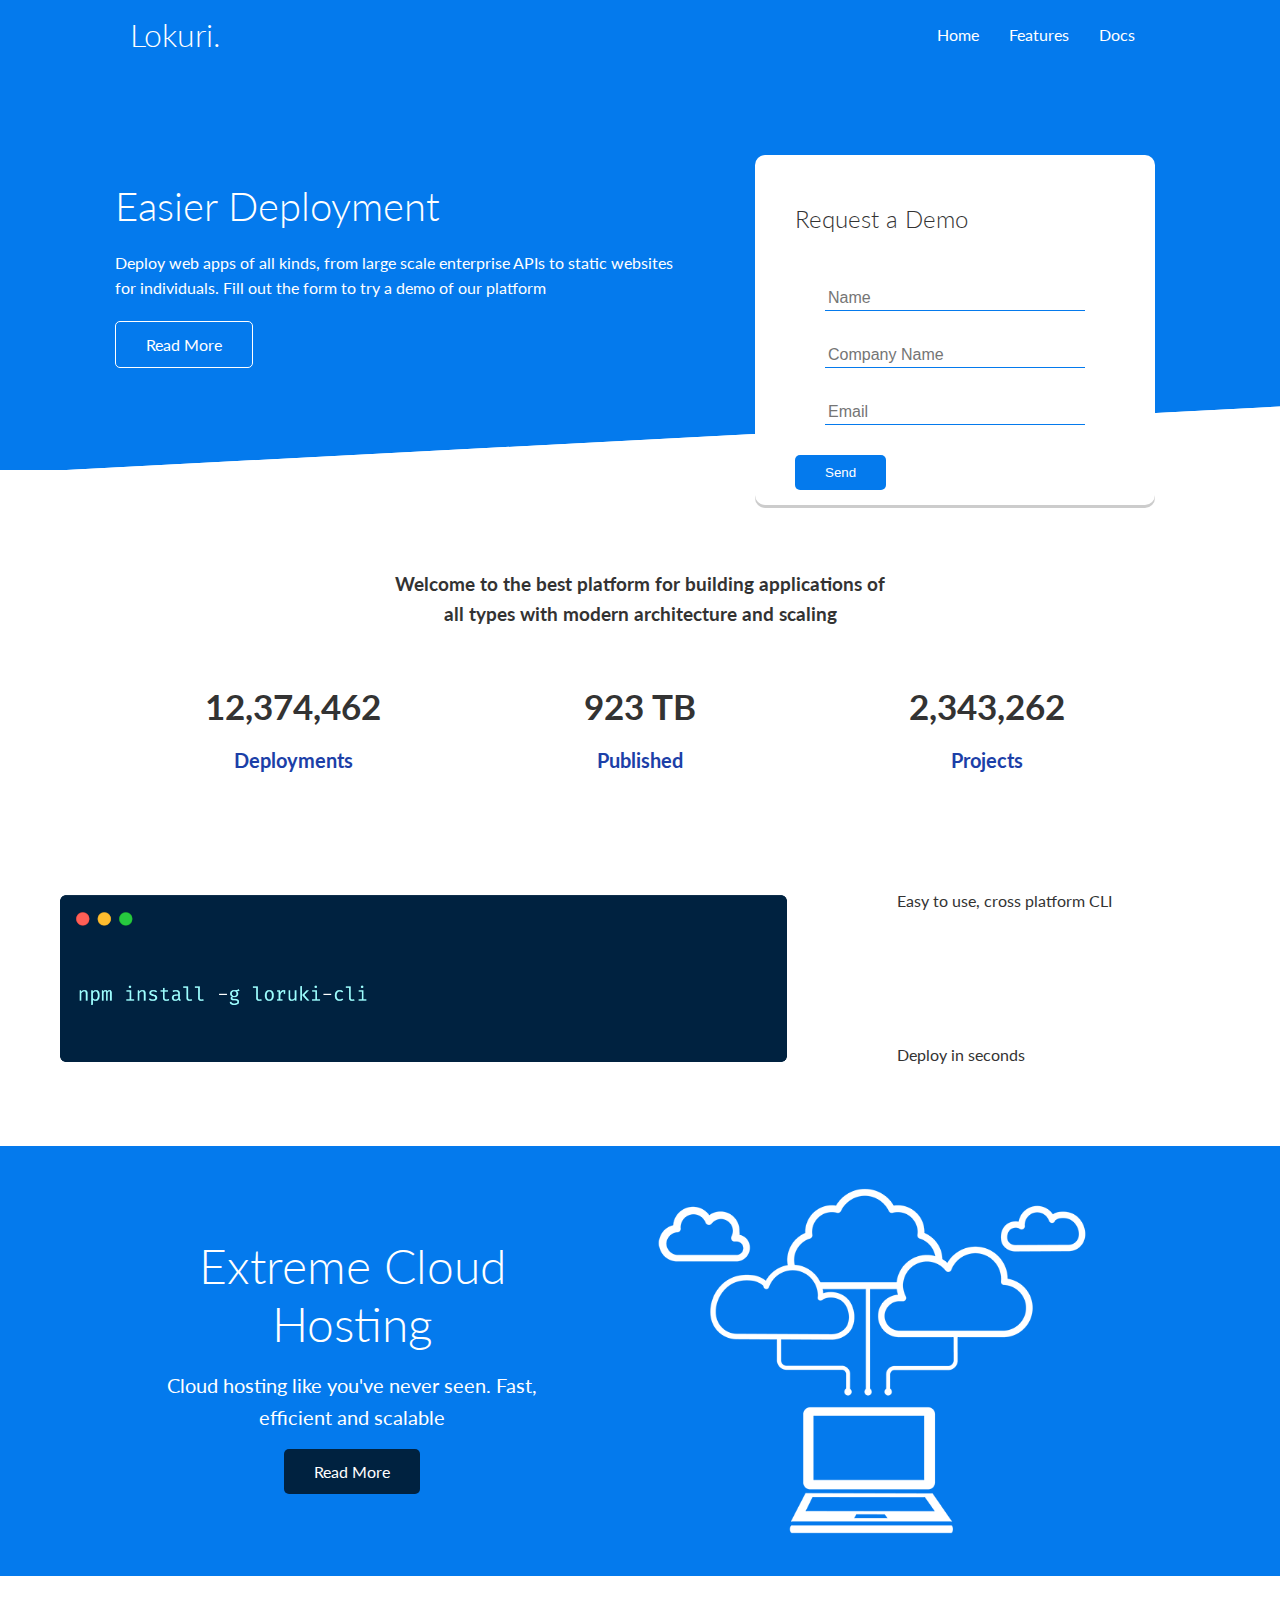
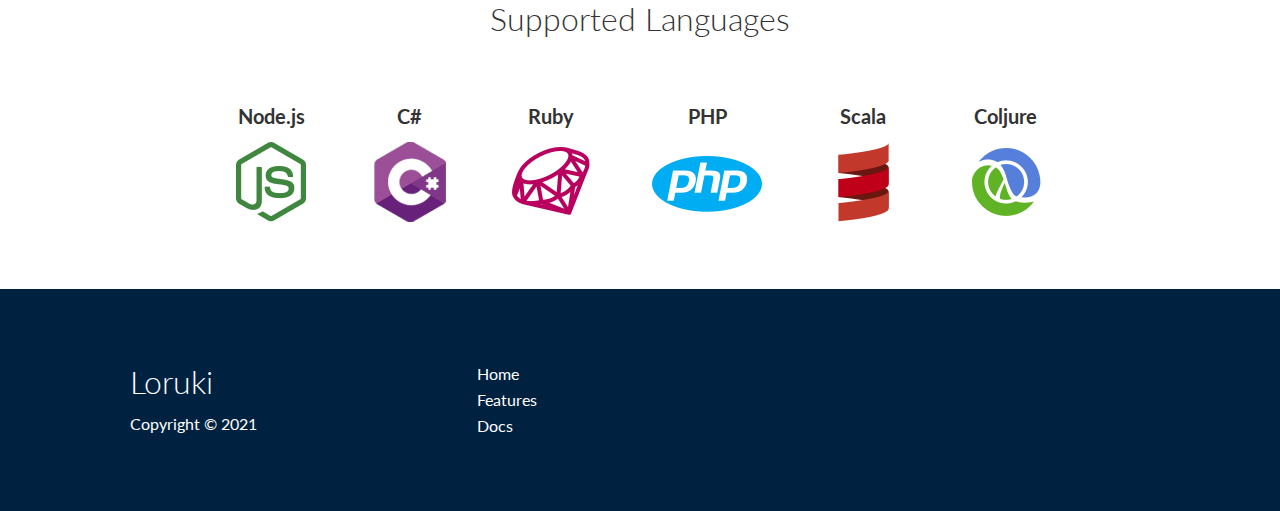
<file: index.Html>
<!DOCTYPE html>
<html lang="en">
<head>
  <meta charset="UTF-8">
  <meta name="viewport" content="width=device-width, initial-scale=1.0">
  <link rel="stylesheet" href="./styles/utilities.css">  <!-- Have first -->
  <link rel="stylesheet" href="./styles/style.css">
  <link rel="stylesheet" href="https://cdnjs.cloudflare.com/ajax/libs/font-awesome/5.15.2/css/all.min.css" integrity="sha512-HK5fgLBL+xu6dm/Ii3z4xhlSUyZgTT9tuc/hSrtw6uzJOvgRr2a9jyxxT1ely+B+xFAmJKVSTbpM/CuL7qxO8w==" crossorigin="anonymous" />
  <title>Lokuri | Cloud Hosting for Everyone</title>
</head>
<body>
  <!-- Navbar -->
  <div class="navbar">
    <!-- added utility class if flex to allow alignment of elements -->
    <div class="container flex">  
      <h1 class="logo">Lokuri.</h1>
      <nav>
        <ul>
          <li><a href="index.html" title="Current page">Home</a></li>
          <li><a href="features.html" title="To Features page">Features</a></li>
          <li><a href="docs.html" title="To Documents page">Docs</a></li>
        </ul>
      </nav>
    </div>
  </div>

  <!-- Showcase -->
  <section class="showcase">
    <!-- added utility class if flex to allow alignment of elements -->
    <div class="container grid">
      <div class="showcase-text">
        <h1>Easier Deployment</h1>
        <p>
          Deploy web apps of all kinds, from large scale enterprise APIs to static websites for individuals. Fill out the form to try a demo of our platform
        </p>
        <a href="features.html" class="btn btn-outline">Read More</a>
      </div>
      <div class="showcase-form card bg-white bs-b3">
        <h2>Request a Demo</h2>
        <form name="contact" method="POST" netlify-honeypot="bot-field" data-netlify="true">
          <input type="hidden" name="form-name" value="contact">
          <p class="hidden">
            <label>Don’t fill this out if you’re human: <input name="bot-field" /></label>
          </p>
          <div class="form-control">
            <input type="text" name="name" placeholder="Name" required>
          </div>
          <div class="form-control">
            <input type="text" name="company" placeholder="Company Name" required>
          </div>
          <div class="form-control">
            <input type="email" name="email" placeholder="Email" required>
          </div>
          <input type="submit" value="Send" class="btn btn-primary">
        </form>
      </div>
    </div>
  </section>

  <!-- Stats -->
  <section class="stats">
    <div class="container">
      <h3 class="stats-heading text-center my-1">
        Welcome to the best platform for building applications of all types with modern architecture and scaling
      </h3>
      <div class="grid grid-3 text-center my-4">
        <div>
          <i class="fas fa-server fa-3x"></i>
          <h3>12,374,462</h3>
          <p class="text-secondary">Deployments</p>
        </div>
        <div>
          <i class="fas fa-upload fa-3x"></i>
          <h3>923 TB</h3>
          <p class="text-secondary">Published</p>
        </div>
        <div>
          <i class="fas fa-project-diagram fa-3x"></i>
          <h3>2,343,262</h3>
          <p class="text-secondary">Projects</p>
        </div>
      </div>
    </div>
  </section>

  <!-- CLI -->
  <section class="cli">
    <div class="coontainer grid">
      <img src="./images/cli.png" alt="CLI Lokuri npm install">
      <div class="card">Easy to use, cross platform CLI</div>
      <div class="card">Deploy in seconds</div>
    </div>
  </section>

  <!-- Cloud -->
  <section class="cloud bg-primary my-2 py-2">
    <div class="container grid">
      <div class="text-center">
        <h2 class="lg">Extreme Cloud Hosting</h2>
        <p class="lead my-1">
          Cloud hosting like you've never seen. Fast, efficient and scalable
        </p>
        <a href="./features.html" class="btn btn-dark">Read More</a>
      </div>
      <img src="./images/cloud.png" alt="Clouds">
    </div>
  </section>

  <!-- Languages -->
  <section class="languages">
    <h2 class="text-center md my-2">
      Supported Languages
    </h2>
    <div class="container flex">    <!-- align languages icons in row -->
      <div class="card">
        <h4>Node.js</h4>
        <img src="./images/logos/node.png" alt="Node.js icon">
      </div>
      <div class="card">
        <h4>C#</h4>
        <img src="./images/logos/csharp.png" alt="C#.js icon">
      </div>
      <div class="card">
        <h4>Ruby</h4>
        <img src="./images/logos/ruby.png" alt="Ruby.js icon">
      </div>
      <div class="card">
        <h4>PHP</h4>
        <img src="./images/logos/php.png" alt="PHP.js icon">
      </div>
      <div class="card">
        <h4>Scala</h4>
        <img src="./images/logos/scala.png" alt="Scala.js icon">
      </div>
      <div class="card">
        <h4>Coljure</h4>
        <img src="./images/logos/clojure.png" alt="Coljure.js icon">
      </div>
    </div>
  </section>

  <!-- Footer -->
  <footer class="footer bg-dark py-5">
    <div class="container grid grid-3">
      <div>
        <h1>Loruki</h1>
        <p>Copyright &copy; 2021</p>
      </div>
      <nav>
        <ul>
          <li><a href="./index.html"></a>Home</li>
          <li><a href="./features.html"></a>Features</li>
          <li><a href="./docs.html"></a>Docs</li>
        </ul>
      </nav>
      <div class="social">
        <a href="https:\\github.com" class="social-icon" target="_blank"><i class="fab fa-github fa-2x"></i></a>
        <a href="https:\\facebook.com" class="social-icon" target="_blank"><i class="fab fa-facebook fa-2x"></i></a>
        <a href="https:\\instagram.com" class="social-icon" target="_blank"><i class="fab fa-instagram fa-2x"></i></a>
        <a href="https:\\twitter.com" class="social-icon" target="_blank"><i class="fab fa-twitter fa-2x"></i></a>
      </div>
    </div>
  </footer>
</body>
</html>
</file>
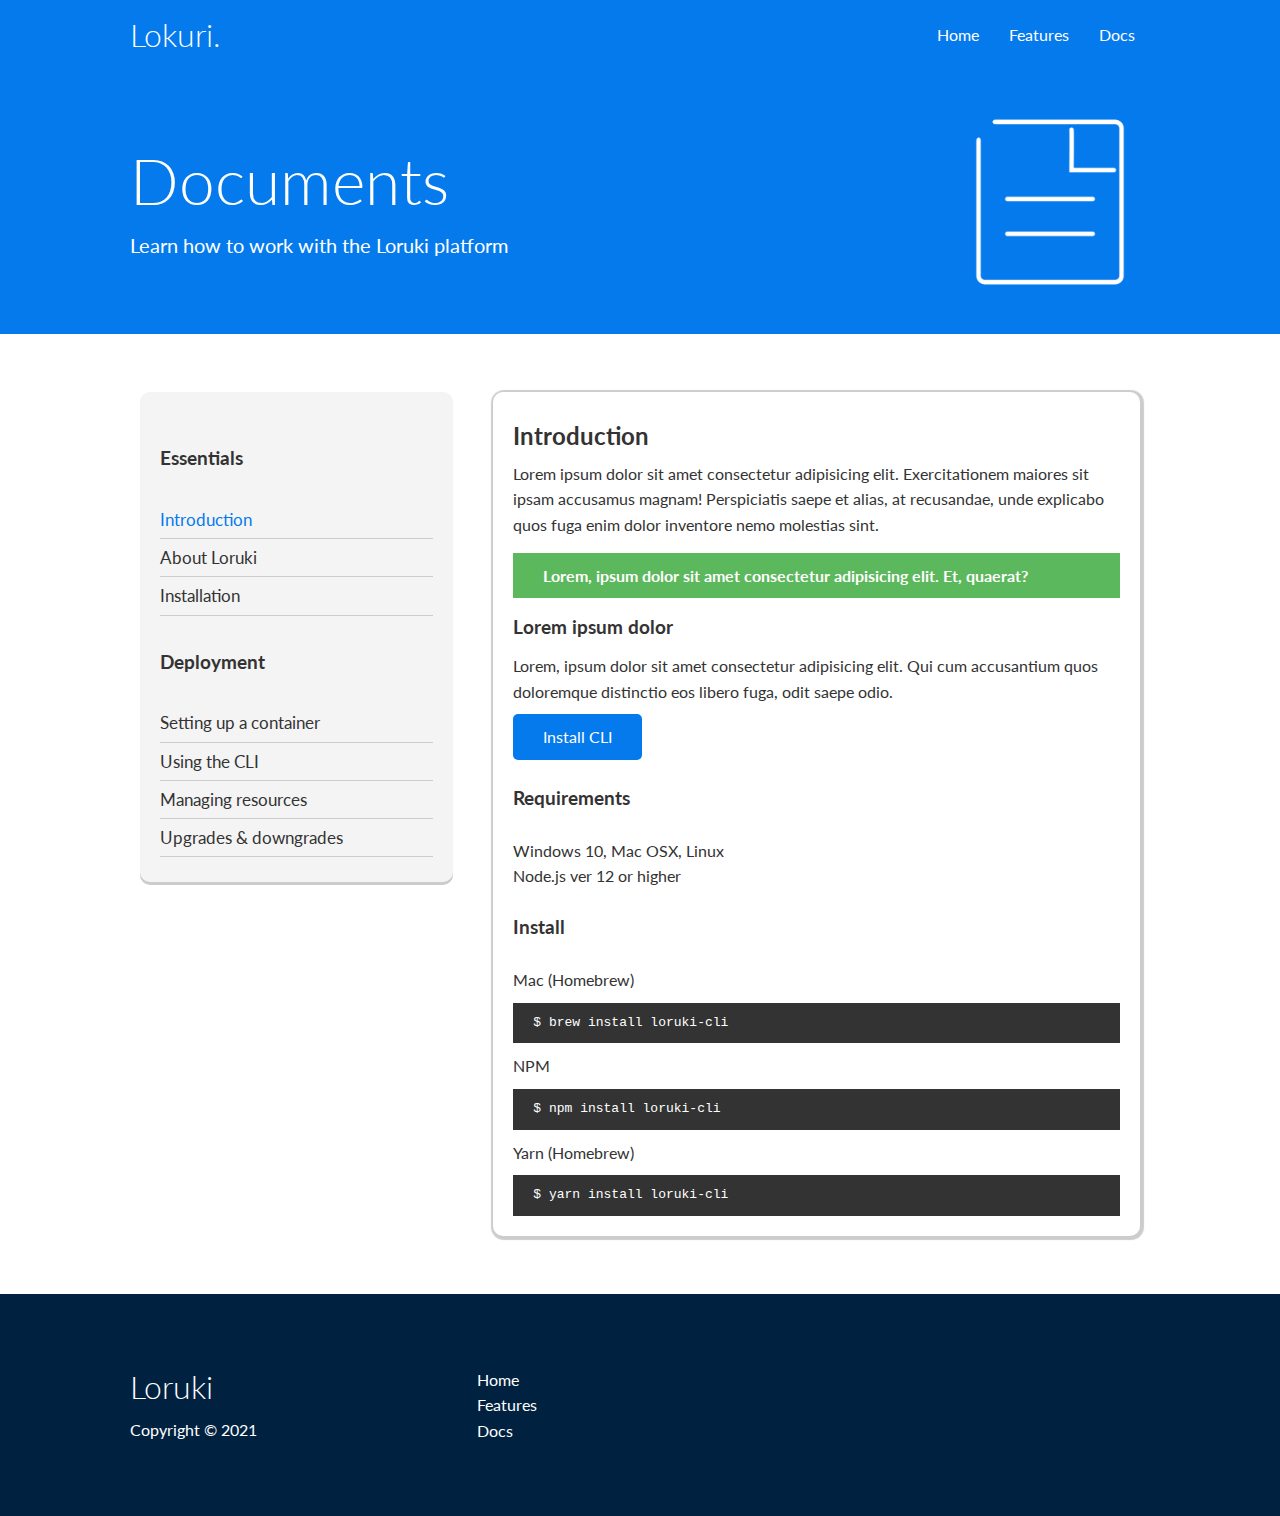
<file: docs.html>
<!DOCTYPE html>
<html lang="en">
<head>
  <meta charset="UTF-8">
  <meta name="viewport" content="width=device-width, initial-scale=1.0">
  <link rel="stylesheet" href="./styles/utilities.css">  <!-- Have first -->
  <link rel="stylesheet" href="./styles/style.css">
  <link rel="stylesheet" href="https://cdnjs.cloudflare.com/ajax/libs/font-awesome/5.15.2/css/all.min.css" integrity="sha512-HK5fgLBL+xu6dm/Ii3z4xhlSUyZgTT9tuc/hSrtw6uzJOvgRr2a9jyxxT1ely+B+xFAmJKVSTbpM/CuL7qxO8w==" crossorigin="anonymous" />
  <title>Lokuri | Documents</title>
</head>
<body>
  <!-- Navbar -->
  <div class="navbar">
    <!-- added utility class if flex to allow alignment of elements -->
    <div class="container flex">  
      <h1 class="logo">Lokuri.</h1>
      <nav>
        <ul>
          <li><a href="index.html" title="Current page">Home</a></li>
          <li><a href="features.html" title="To Features page">Features</a></li>
          <li><a href="docs.html" title="To Documents page">Docs</a></li>
        </ul>
      </nav>
    </div>
  </div>

  <!-- Head -->
  <section class="docs-head bg-primary py-3">
    <div class="container grid">
      <div>
        <h1 class="xl">Documents</h1>
        <p class="lead">
          Learn how to work with the Loruki platform
        </p>
      </div>
      <img src="./images/docs.png" alt="Server">
    </div>
  </section>

  <!-- Docs Main -->
  <section class="docs-main my-4">
    <div class="container grid">
      <div class="card bg-light p-3 bs-b3">
        <nav>
          <h3 class="my-3">Essentials</h3>
          <ul>
            <li class="doc-main-nav-list-item"><a href="#" class="text-primary">Introduction</a></li>
            <li class="=doc-main-nav-list-item"><a href="#">About Loruki</a></li>
            <li class="doc-main-nav-list-item"><a href="#">Installation</a></li>
          </ul> 
        </nav>
        <nav>
          <h3 class="my-3">Deployment</h3>
          <ul>
            <li><a href="#">Setting up a container</a></li>
            <li><a href="#">Using the CLI</a></li>
            <li><a href="#">Managing resources</a></li>
            <li><a href="#">Upgrades & downgrades</a></li>
          </ul> 
        </nav>
      </div>
      <div class="card bs-all1-3">
        <h2>Introduction</h2>
        <p>
          Lorem ipsum dolor sit amet consectetur adipisicing elit. Exercitationem maiores sit ipsam accusamus magnam! Perspiciatis saepe et alias, at recusandae, unde explicabo quos fuga enim dolor inventore nemo molestias sint.
        </p>
        <div class="alert alert-success">
          <i class="fas fa-info"></i> Lorem, ipsum dolor sit amet consectetur adipisicing elit. Et, quaerat?
        </div>

        <h3>Lorem ipsum dolor</h3>
        <p>
          Lorem, ipsum dolor sit amet consectetur adipisicing elit. Qui cum accusantium quos doloremque distinctio eos libero fuga, odit saepe odio.
        </p>
        <a href="#" class="btn btn-primary">Install CLI</a>

        <h3 class="my-2">Requirements</h3>
        <ul>
          <li>Windows 10, Mac OSX, Linux</li>
          <li>Node.js ver 12 or higher</li>
        </ul>

        <h3 class="my-2">Install</h3>
        <p>Mac (Homebrew)</p>
        <pre><code>$ brew install loruki-cli</code></pre>
        <p>NPM</p>
        <pre><code>$ npm install loruki-cli</code></pre>
        <p>Yarn (Homebrew)</p>
        <pre><code>$ yarn install loruki-cli</code></pre>
        

      </div>
    </div>
  </section>

  <!-- Footer -->
  <footer class="footer bg-dark py-5">
    <div class="container grid grid-3">
      <div>
        <h1>Loruki</h1>
        <p>Copyright &copy; 2021</p>
      </div>
      <nav>
        <ul>
          <li><a href="./index.html"></a>Home</li>
          <li><a href="./features.html"></a>Features</li>
          <li><a href="./docs.html"></a>Docs</li>
        </ul>
      </nav>
      <div class="social">
        <a href="https:\\github.com" class="social-icon" target="_blank"><i class="fab fa-github fa-2x"></i></a>
        <a href="https:\\facebook.com" class="social-icon" target="_blank"><i class="fab fa-facebook fa-2x"></i></a>
        <a href="https:\\instagram.com" class="social-icon" target="_blank"><i class="fab fa-instagram fa-2x"></i></a>
        <a href="https:\\twitter.com" class="social-icon" target="_blank"><i class="fab fa-twitter fa-2x"></i></a>
      </div>
    </div>
  </footer>
</body>
</html>
</file>
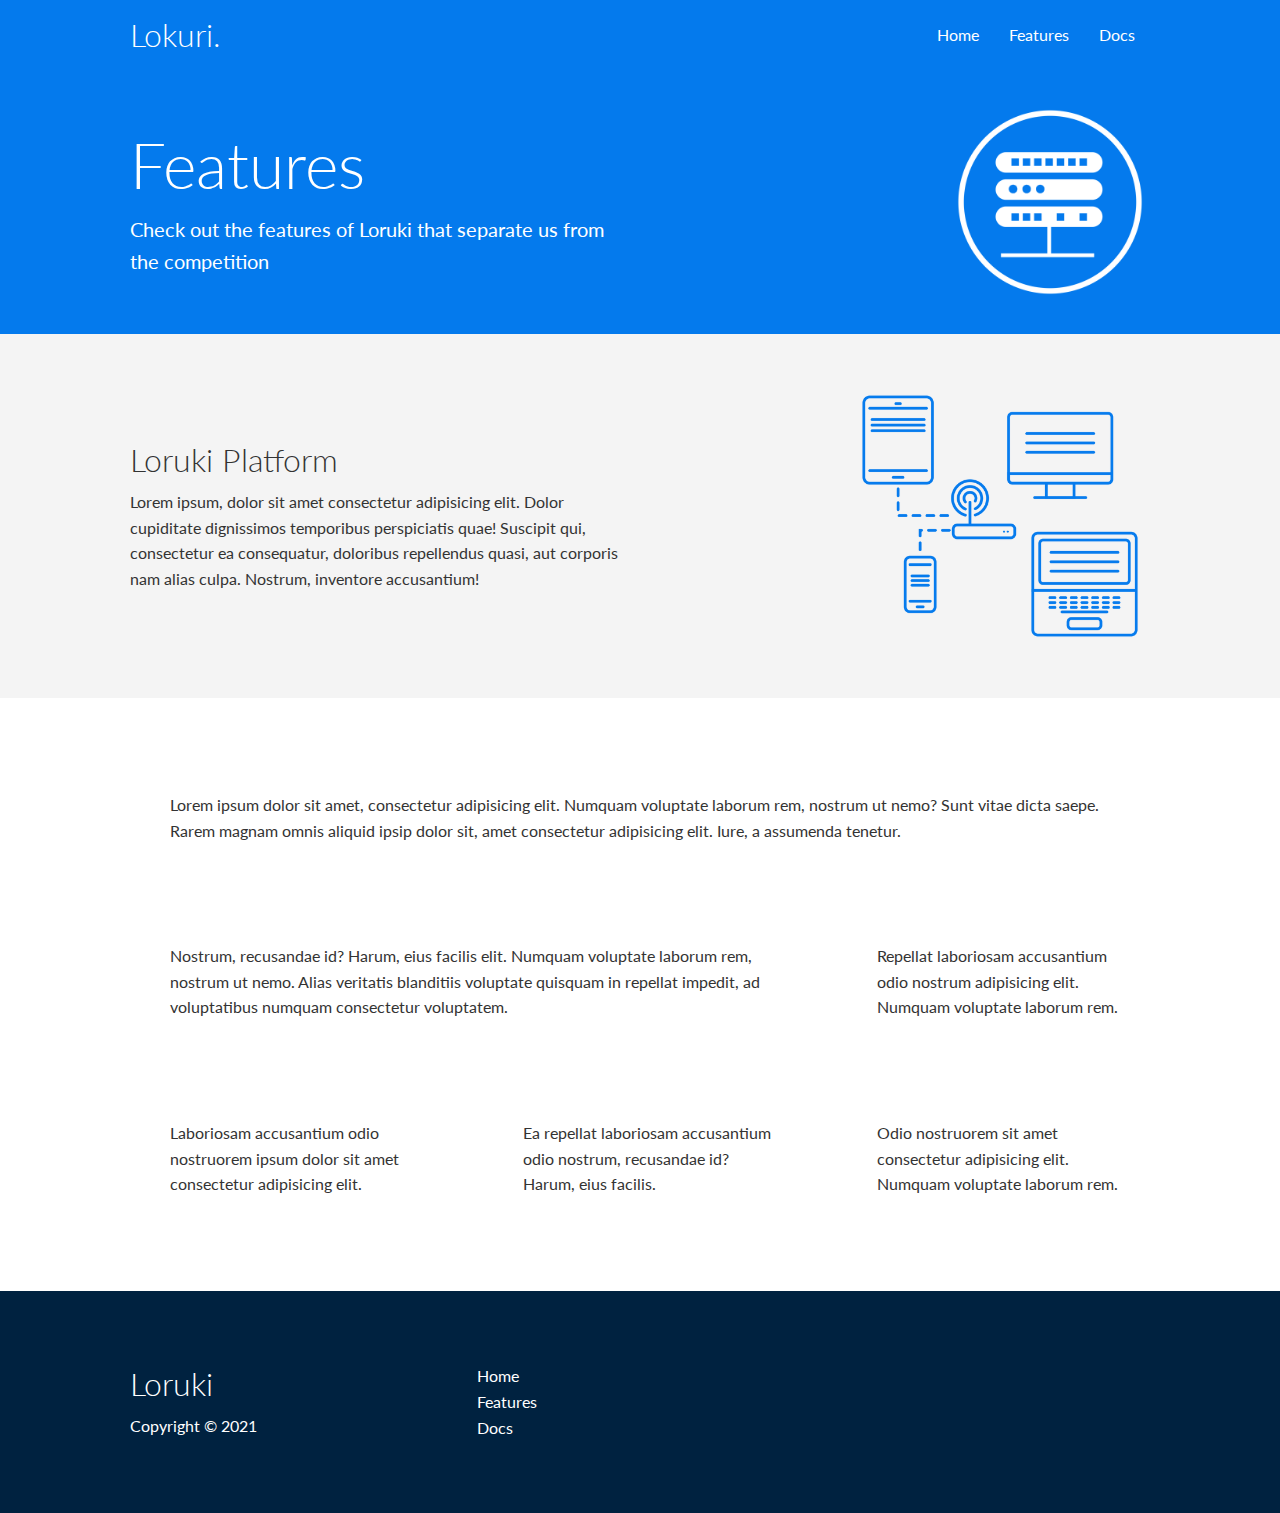
<file: features.html>
<!DOCTYPE html>
<html lang="en">
<head>
  <meta charset="UTF-8">
  <meta name="viewport" content="width=device-width, initial-scale=1.0">
  <link rel="stylesheet" href="./styles/utilities.css">  <!-- Have first -->
  <link rel="stylesheet" href="./styles/style.css">
  <link rel="stylesheet" href="https://cdnjs.cloudflare.com/ajax/libs/font-awesome/5.15.2/css/all.min.css" integrity="sha512-HK5fgLBL+xu6dm/Ii3z4xhlSUyZgTT9tuc/hSrtw6uzJOvgRr2a9jyxxT1ely+B+xFAmJKVSTbpM/CuL7qxO8w==" crossorigin="anonymous" />
  <title>Lokuri | Features</title>
</head>
<body>
  <!-- Navbar -->
  <div class="navbar">
    <!-- added utility class if flex to allow alignment of elements -->
    <div class="container flex">  
      <h1 class="logo">Lokuri.</h1>
      <nav>
        <ul>
          <li><a href="index.html" title="Current page">Home</a></li>
          <li><a href="features.html" title="To Features page">Features</a></li>
          <li><a href="docs.html" title="To Documents page">Docs</a></li>
        </ul>
      </nav>
    </div>
  </div>

  <!-- Head -->
  <section class="features-head bg-primary py-3">
    <div class="container grid">
      <div>
        <h1 class="xl">Features</h1>
        <p class="lead">
          Check out the features of Loruki that separate us from the competition
        </p>
      </div>
      <img src="./images/server.png" alt="Server">
    </div>
  </section>

  <!-- Sub Head -->
  <section class="features-sub-head bg-light py-3">
    <div class="container grid">
      <div>
        <h1 class="md">Loruki Platform</h1>
        <p>
          Lorem ipsum, dolor sit amet consectetur adipisicing elit. Dolor cupiditate dignissimos temporibus perspiciatis quae! Suscipit qui, consectetur ea consequatur, doloribus repellendus quasi, aut corporis nam alias culpa. Nostrum, inventore accusantium!
        </p>
      </div>
      <img src="./images/server2.png" alt="Server">
    </div>
  </section>

  <!-- Main -->
  <section class="features-main my-2">
    <div class="container grid grid-3">
      <div class="card flex">
        <i class="fas fa-server fa-3x"></i>
        <p>
          Lorem ipsum dolor sit amet, consectetur adipisicing elit. Numquam voluptate laborum rem, nostrum ut nemo? Sunt vitae dicta saepe. Rarem magnam omnis aliquid ipsip dolor sit, amet consectetur adipisicing elit. Iure, a assumenda tenetur.
        </p>
      </div>
      <div class="card flex">
        <i class="fas fa-network-wired fa-3x"></i>
        <p>
          Nostrum, recusandae id? Harum, eius facilis elit. Numquam voluptate laborum rem, nostrum ut nemo. Alias veritatis blanditiis voluptate quisquam in repellat impedit, ad voluptatibus numquam consectetur voluptatem.
        </p>
      </div>
      <div class="card flex">
        <i class="fas fa-laptop-code fa-3x"></i>
        <p>
          Repellat laboriosam accusantium odio nostrum adipisicing elit. Numquam voluptate laborum rem. 
        </p>
      </div>
      <div class="card flex">
        <i class="fas fa-database fa-3x"></i>
        <p>
          Laboriosam accusantium odio nostruorem ipsum dolor sit amet consectetur adipisicing elit. 
        </p>
      </div>
      <div class="card flex">
        <i class="fas fa-power-off fa-3x"></i>
        <p>
          Ea repellat laboriosam accusantium odio nostrum, recusandae id? Harum, eius facilis.
        </p>
      </div>
      <div class="card flex">
        <i class="fas fa-upload fa-3x"></i>
        <p>
          Odio nostruorem sit amet consectetur adipisicing elit. Numquam voluptate laborum rem.
        </p>
      </div>
    </div>
  </section>

  <!-- Footer -->
  <footer class="footer bg-dark py-5">
    <div class="container grid grid-3">
      <div>
        <h1>Loruki</h1>
        <p>Copyright &copy; 2021</p>
      </div>
      <nav>
        <ul>
          <li><a href="./index.html"></a>Home</li>
          <li><a href="./features.html"></a>Features</li>
          <li><a href="./docs.html"></a>Docs</li>
        </ul>
      </nav>
      <div class="social">
        <a href="https:\\github.com" class="social-icon" target="_blank"><i class="fab fa-github fa-2x"></i></a>
        <a href="https:\\facebook.com" class="social-icon" target="_blank"><i class="fab fa-facebook fa-2x"></i></a>
        <a href="https:\\instagram.com" class="social-icon" target="_blank"><i class="fab fa-instagram fa-2x"></i></a>
        <a href="https:\\twitter.com" class="social-icon" target="_blank"><i class="fab fa-twitter fa-2x"></i></a>
      </div>
    </div>
  </footer>
</body>
</html>
</file>
<file: styles/utilities.css>
/* Utilities */
.btn {
  display: inline-block;
  padding: 10px 30px;
  cursor: pointer;
  background-color: var(--primary-color);
  color: white;
  border: none;
  border-radius: 5px;
}
.btn-outline {
  background-color: transparent;
  border: 1px solid white;
}
.btn:hover {
  transform: scale(0.98);
}

/* Background and button */
.bg-primary,
.btn-primary {
  background-color: var(--primary-color);
  color: #fff;
}
.bg-secondary,
.btn-secondary {
  background-color: var(--secondary-color);
  color: #fff;
}
.bg-dark,
.btn-dark {
  background-color: var(--dark-color);
  color: #fff;
}
.bg-light,
.btn-light {
  background-color: var(--light-color);
  color: #333;
}
.bg-white {
  background-color: white;
  color: #333;
}

.bg-primary,
.bg-secondary,
.bg-dark,
.btn-primary,
.btn-secondary,
.btn-dark a {
  color: #fff;
}

.bs-b3 {
  box-shadow: 0 3px rgba(0, 0, 0, 0.2);
}
.bs-all1-3 {
  box-shadow: 1px 1px 1px 3px rgba(0, 0, 0, 0.2);
}

/* Text size */
.lead {
  font-size: 20px;
}
.sm {
  font-size: 1rem;
}
.md {
  font-size: 2rem;
}
.lg {
  font-size: 3rem;
}
.xl {
  font-size: 4rem;
}
.text-center {
  text-align: center;
}
.alert {
  background-color: var(--light-color);
  padding: 10px 20px;
  font-weight: bold;
  margin: 15px 0;
}

/* Test colors */
.text-primary {
  color: var(--primary-color);
}
.text-secondary {
  color: var(--secondary-color);
}
.text-dark {
  color: var(--dark-color);
}
.text-light {
  color: var(--light-color);
}

/* Alerts */
.alert i {
  margin-right: 10px;
}
.alert-success {
  background-color: var(--success-color);
  color: white;
}
.alert-error {
  background-color: var(--error-color);
  color: white;
}
.alert-warning {
  background-color: var(--warning-color);
  color: #333;
}

/* Layout */
.card {
  columns: #333;
  border-radius: 10px;
  margin: 10px;
  padding: 20px;
}
.container {
  max-width: 1100px;
  margin: 0 auto;
  overflow: auto; /* fixes h1 margin issue  */
  padding: 0 40px;
}
.flex {
  /* for use in multiple locations */
  display: flex;
  justify-content: center;
  align-items: center;
  height: 100%;
}
.grid {
  display: grid;
  grid-template-columns: repeat(2, 1fr);
  gap: 20px;
  /* Need to have height of grid to center vertically */
  height: 100%;
  justify-content: center;
  align-items: center;
}
.grid-3 {
  grid-template-columns: repeat(3, 1fr);
}

/* Margins */
.my-1 {
  margin: 1rem 0;
}
.my-2 {
  margin: 1.5rem 0;
}
.my-3 {
  margin: 2rem 0;
}
.my-4 {
  margin: 3rem 0;
}
.my-5 {
  margin: 4rem 0;
}
.m-1 {
  margin: 1rem;
}
.m-2 {
  margin: 1.5rem;
}
.m-3 {
  margin: 2rem;
}
.m-5 {
  margin: 3rem;
}
.m-5 {
  margin: 4rem;
}

/* Padding */
.py-1 {
  padding: 1rem 0;
}
.py-2 {
  padding: 1.5rem 0;
}
.py-3 {
  padding: 2rem 0;
}
.py-5 {
  padding: 3rem 0;
}
.py-5 {
  padding: 4rem 0;
}
.p-1 {
  padding: 1rem;
}
.p-2 {
  padding: 1.5rem;
}
.mp-3 {
  padding: 2rem;
}
.p-5 {
  padding: 3rem;
}
.p-5 {
  padding: 4rem;
}
</file>
<file: styles/style.css>
/* Base font */
@import url('https://fonts.googleapis.com/css2?family=Lato:wght@300&display=swap');

/* Custom variables */
:root {
  --primary-color: #047aed;
  --secondary-color: #1c3fa8;
  --dark-color: #002240;
  --light-color: #f4f4f4;
  --success-color: #5cb85c;
  --warning-color: #dfec20;
  --error-color: #d9534f;
}

/* Reset HTML elements */
* {
  box-sizing: border-box;
  margin: 0;
  padding: 0;
}

/* Base styles */
body {
  font-family: 'Lato', sans-serif;
  color: #333;
  line-height: 1.6;
}
ul {
  list-style-type: none;
}
a {
  text-decoration: none;
  color: #333;
}
h1,
h2 {
  font-weight: 300;
  line-height: 1.2;
  margin: 10px 0;
}
p {
  margin: 10px 0;
}
img {
  width: 100%;
}
code,
pre {
  background-color: #333;
  color: white;
  padding: 10px;
}
.hidden {
  visibility: hidden;
  height: 0;
}

/* Navbar */
.navbar {
  background-color: var(--primary-color);
  color: white;
  height: 70px;
}
.navbar .flex {
  /* for navbar only  */
  justify-content: space-between;
}
.navbar ul {
  display: flex;
}
.navbar a {
  color: white;
  margin: 0 5px;
  padding: 10px;
}
.navbar a:hover {
  border-bottom: 2px solid white;
}

/* showcase Content */
.showcase {
  height: 400px;
  background-color: var(--primary-color);
  color: #fff;
  position: relative;
}
.showcase h1 {
  font-size: 40px;
}
.showcase p {
  margin: 20px 0;
}
.showcase .grid {
  /* remove form scrollbar & shows form bottom  */
  overflow: visible;
  grid-template-columns: 55% 45%;
  gap: 30px;
}

.showcase-text {
  animation: slideInFromLeft 1s ease-in;
}

.showcase-form {
  position: relative;
  top: 60px;
  height: 350px;
  width: 400px;
  padding: 40px;
  z-index: 100;
  /* Pushes form to the right */
  justify-self: flex-end;
  animation: slideInFromRight 1s ease-in;
}
.showcase-form .form-control {
  margin: 30px;
}
.showcase-form input[type='text'],
.showcase-form input[type='email'] {
  border: 0;
  border-bottom: 1px solid #047aed;
  width: 100%;
  padding: 3px;
  font-size: 16px;
}
.showcase-form input:focus {
  /* remove outline */
  outline: none;
}
/* for Skewed Area */
.showcase::before,
.showcase::after {
  /* Need content in order to style; leave property empty */
  content: '';
  /* Be sure that parent has position relative */
  position: absolute;
  height: 100px;
  /* position below showcase */
  bottom: -70px;
  right: 0;
  left: 0;
  background-color: white;
  transform: skewY(-3deg);
  /* Browser compatibility */
  -webkit-transform: skewY(-3deg);
  -moz-transform: skewY(-3deg);
  -ms-transform: skewY(-3deg);
}

/* Stats */
.stats {
  padding-top: 100px;
  animation: slideInFromBottom 1s ease-in;
}
.stats-heading {
  max-width: 500px;
  margin: auto;
}
.stats .grid h3 {
  font-size: 35px;
}
.stats .grid p {
  font-size: 20px;
  font-weight: bold;
}

/* CLI */
.cli .grid {
  grid-template-columns: repeat(3, 1fr);
  grid-template-rows: repeat(2, 1fr);
}
.cli .grid > *:first-child {
  /* could have used img, but this allows for more options */
  grid-column: 1 / span 2; /* start  col 1 span 2 cols */
  grid-row: 1 / span 2; /* start  row 1 span 2 rows */
}

/* Cloud */
.cloud .grid {
  grid-template-columns: 4fr 5fr; /* cloud img over 5 fr units */
}

/* Languages */
.languages .flex {
  flex-wrap: wrap; /* Responsive: icons wrap to next line */
}

.languages .card {
  text-align: center;
  margin: 18px 10px 40px;
  transition: transform 0.2s ease-in;
}

.languages .card h4 {
  font-size: 20px;
  margin-bottom: 10px;
}

.languages .card:hover {
  transform: translateY(-15px); /* Negative to move up; positive moves down */
}

/* Features */
.features-head img {
  width: 200px;
  justify-self: flex-end;
}
.features-sub-head img {
  width: 300px;
  justify-self: flex-end;
}
.features-main .card > i {
  margin-right: 20px;
}
.features-main .grid {
  padding: 30px;
}
.features-main .grid > *:first-child {
  grid-column: 1 / span 3;
}
.features-main .grid > *:nth-child(2) {
  grid-column: 1 / span 2;
}

/* Docs */
.docs-head img {
  width: 200px;
  justify-self: flex-end;
}
.docs-main h2 {
  font-weight: bold;
}
.docs-main h3 {
  margin: 20 0px;
}
.docs-main .grid {
  grid-template-columns: 1fr 2fr;
  align-items: flex-start;
}
.docs-main nav li {
  font-size: 17px;
  padding-bottom: 5px;
  margin-bottom: 5px;
  border-bottom: 1px solid #ccc;
}
.docs-main a:hover {
  font-weight: bold;
}

/* Footer */
.social-icon {
  color: #fff;
  margin: 0 10px;
}

/* Animation */
@keyframes slideInFromLeft {
  0% {
    transform: translateX(-100%);
  }
  100% {
    transform: translateX(0);
  }
}
@keyframes slideInFromRight {
  0% {
    transform: translateX(100%);
  }
  100% {
    transform: translateX(0);
  }
}
@keyframes slideInFromTop {
  0% {
    transform: translateY(-100%);
  }
  100% {
    transform: translateX(0);
  }
}
@keyframes slideInFromBottom {
  0% {
    transform: translateY(100%);
  }
  100% {
    transform: translateX(0);
  }
}

/* Media Queries */
/* Tablets and under */
@media (max-width: 768px) {
  .grid,
  .showcase .grid,
  .stats .grid,
  .cloud .grid,
  .cli .grid,
  .features-main .grid,
  .docs-main .grid {
    grid-template-columns: 1fr;
    grid-template-rows: 1fr;
  }

  .showcase {
    height: auto;
  }

  .showcase-text {
    text-align: center;
    margin-top: 40px;
  }

  .showcase-form {
    justify-self: center;
    margin: auto;
  }

  .cli .grid > *:first-child {
    /* could have used img, but this allows for more options */
    grid-column: 1; /* reset to  col 1  */
    grid-row: 1; /* reset to  row 1  */
  }

  .features-head,
  .features-sub-head,
  .docs-head {
    text-align: center;
  }
  .features-head img,
  .features-sub-head img,
  .docs-head img {
    justify-self: center;
  }
  .features-main .grid *:first-child,
  .features-main .grid *:nth-child(2) {
    grid-column: 1;
  }
}

/* Mobile */
@media (max-width: 500px) {
  .logo {
    margin-bottom: 0;
  }
  .navbar {
    height: 110px;
  }

  .navbar .flex {
    flex-direction: column;
  }

  .navbar ul {
    padding: 5px;
    background-color: rgba(0, 0, 0, 0.1);
  }
}
</file>
